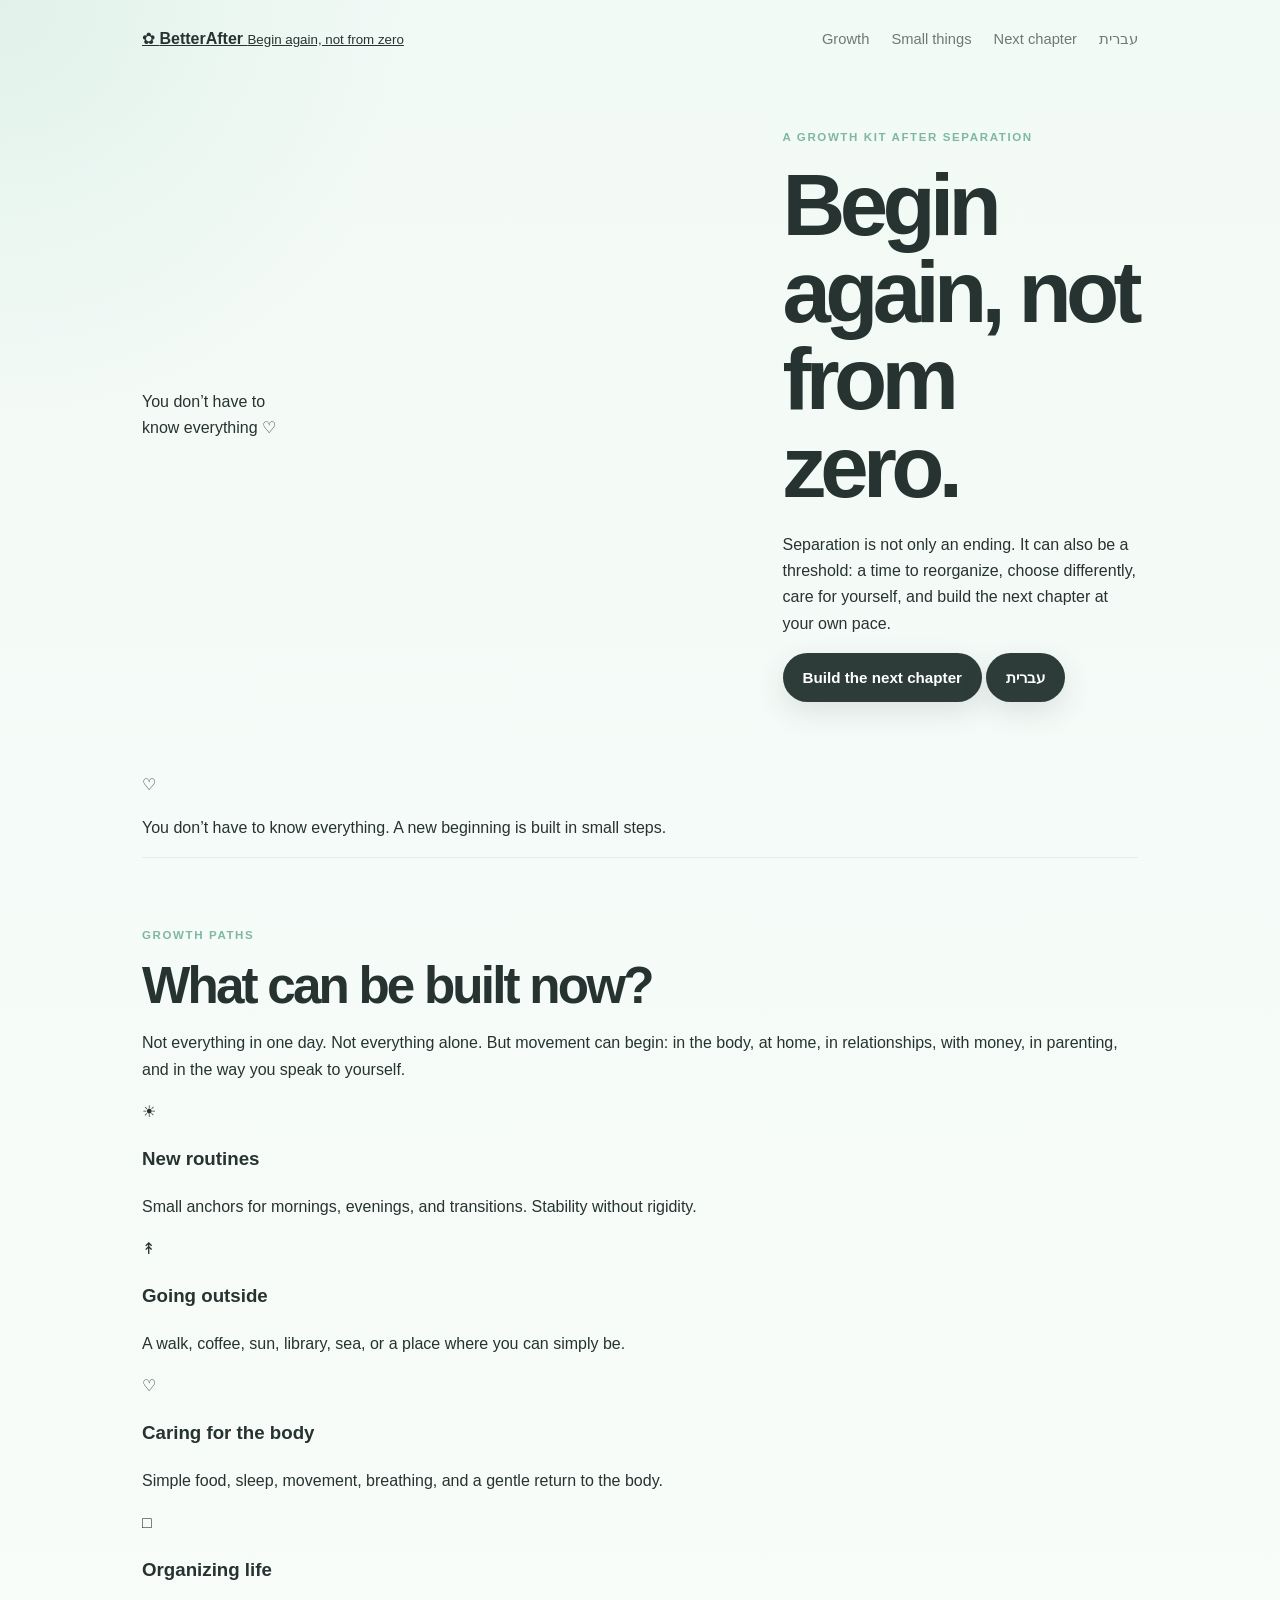
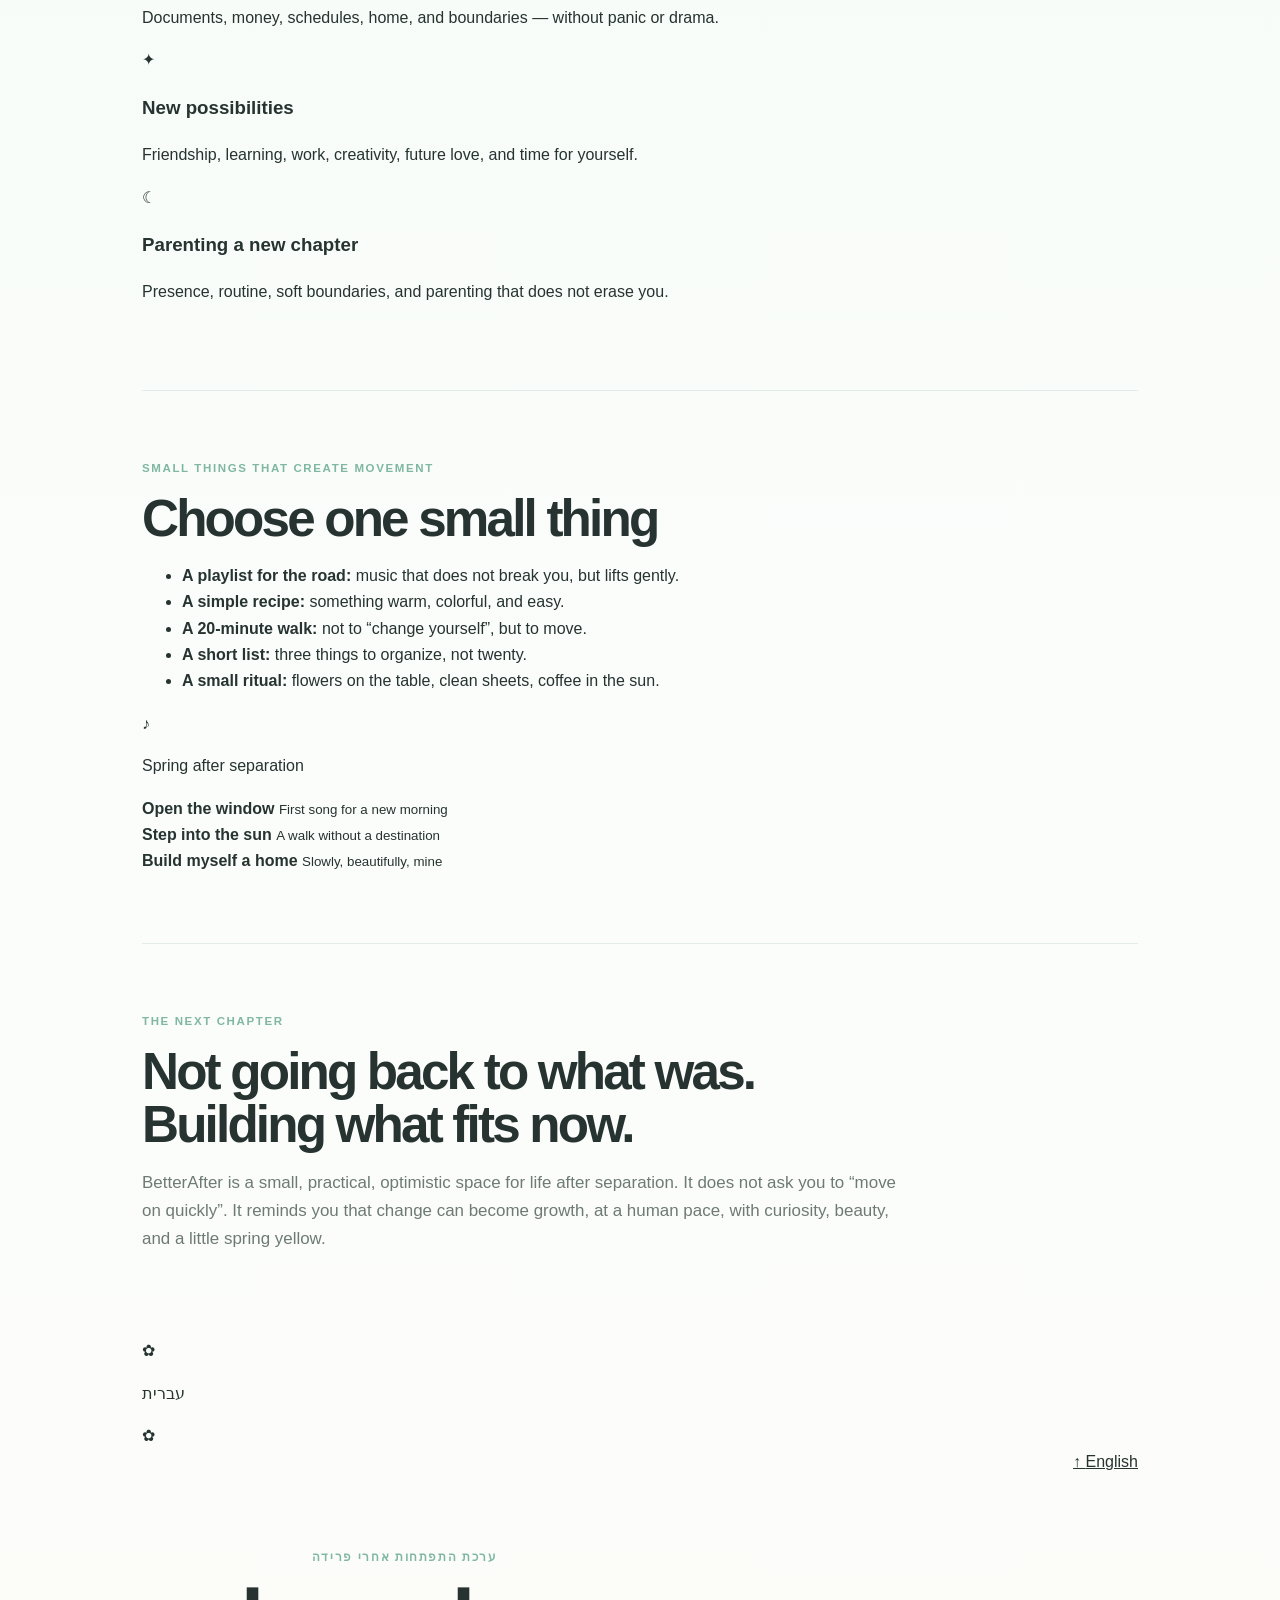
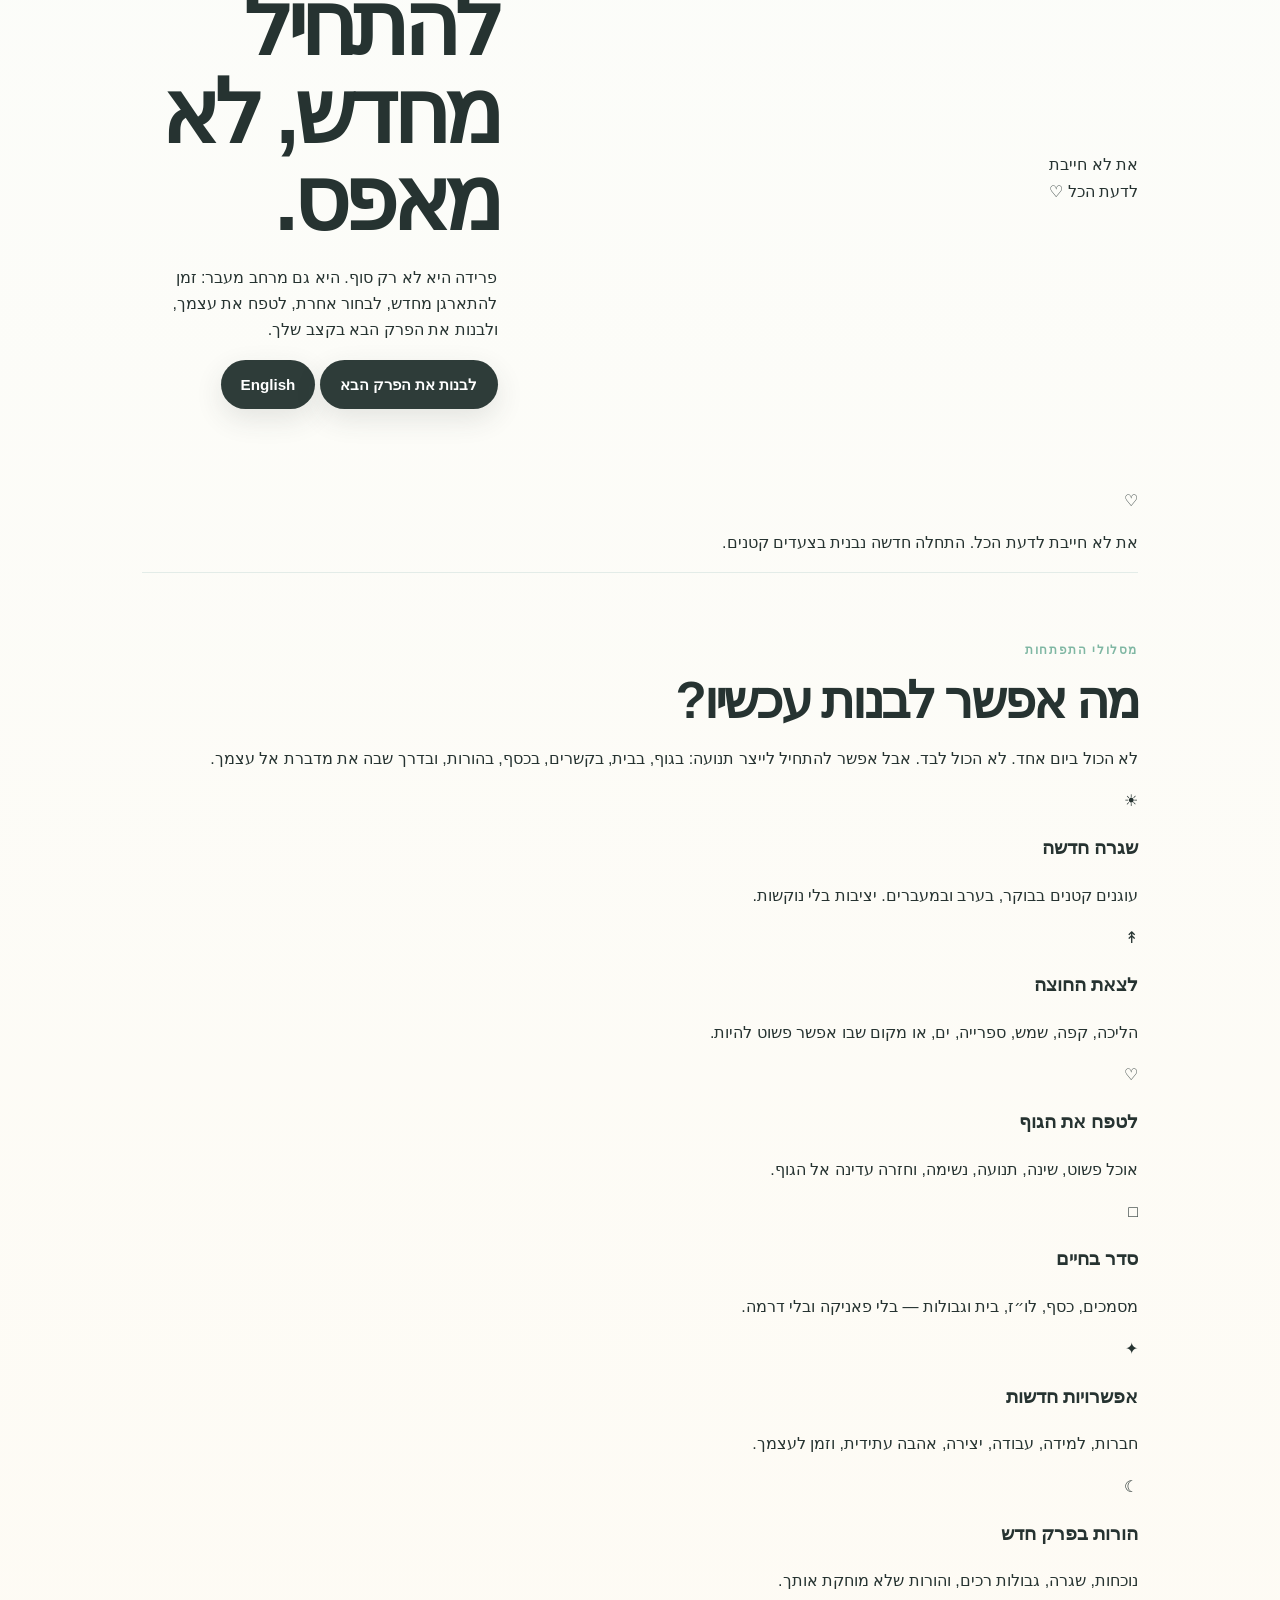
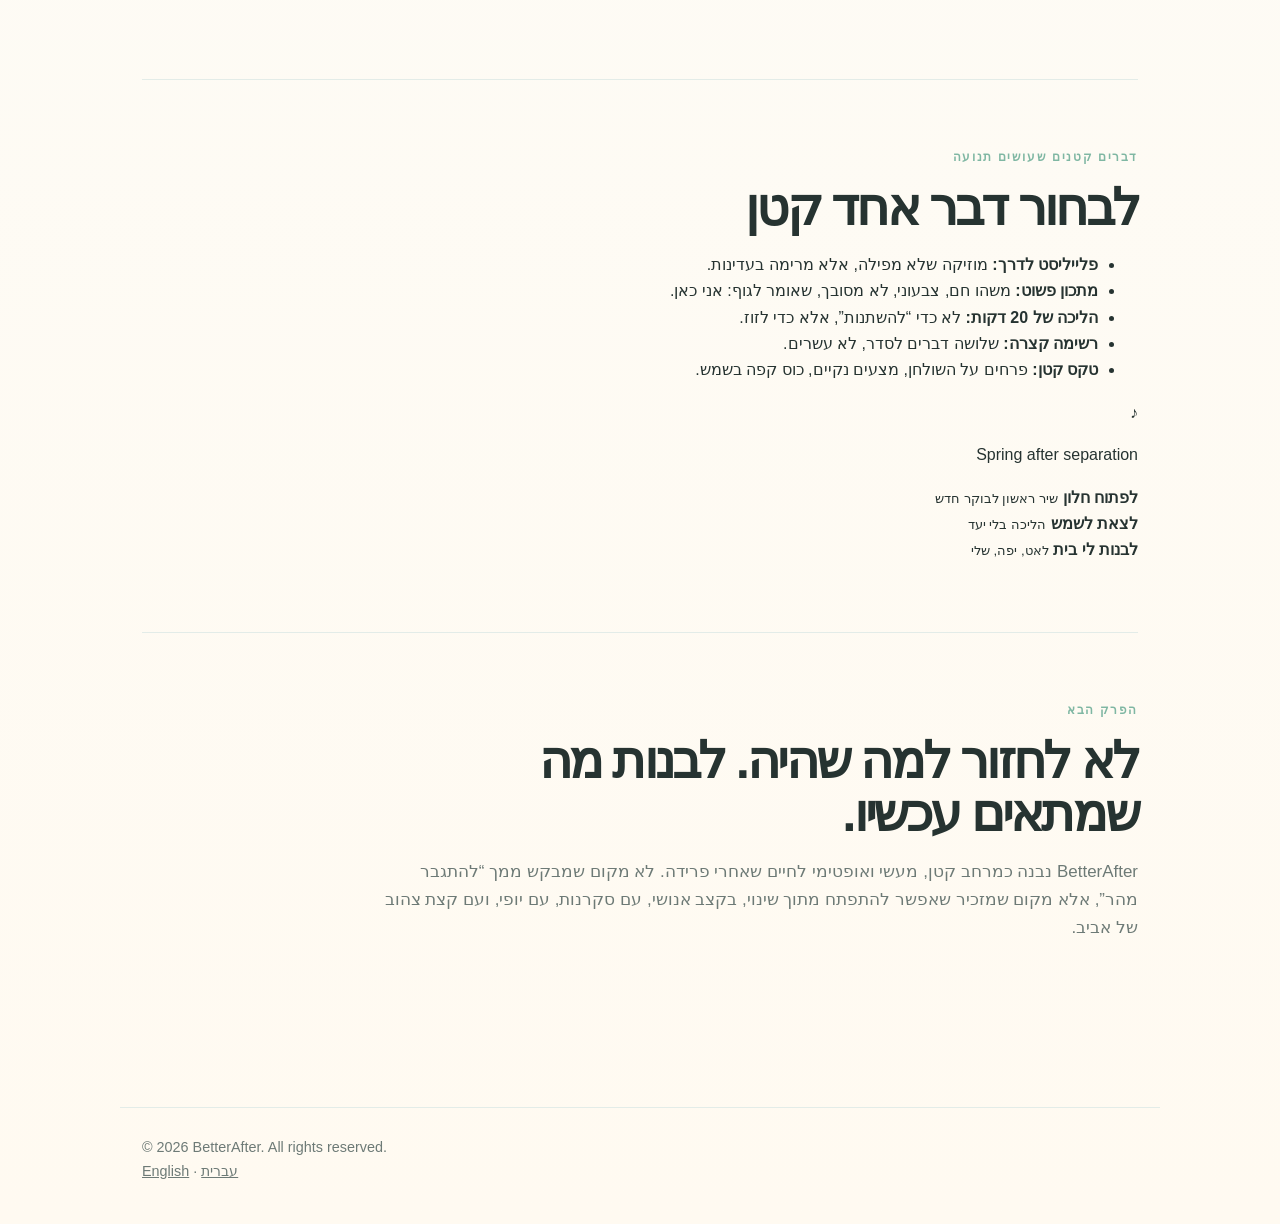
<file: index.html>
<!DOCTYPE html>
<html lang="en">
<head>
  <meta charset="UTF-8" />
  <meta name="viewport" content="width=device-width, initial-scale=1.0" />

  <title>BetterAfter | Begin again, not from zero</title>
  <meta name="description" content="BetterAfter is a gentle, colorful growth kit for rebuilding life after separation. English and Hebrew on one page." />

  <link rel="stylesheet" href="styles.css" />
</head>

<body>
  <header class="site-header">
    <a class="brand" href="#english" aria-label="BetterAfter">
      <span class="brand-flower">✿</span>
      <span>
        <strong>BetterAfter</strong>
        <small>Begin again, not from zero</small>
      </span>
    </a>

    <nav class="main-nav" aria-label="Main navigation">
      <a href="#growth-en">Growth</a>
      <a href="#small-things-en">Small things</a>
      <a href="#next-en">Next chapter</a>
      <a href="#hebrew" class="language-pill">עברית</a>
    </nav>
  </header>

  <main>
    <!-- ENGLISH SECTION -->
    <section id="english" class="language-section english-section" lang="en" dir="ltr">
      <section class="hero">
        <div class="spring-scene" aria-hidden="true">
          <div class="sun"></div>
          <div class="hill hill-one"></div>
          <div class="hill hill-two"></div>

          <div class="daisy daisy-one"><span></span></div>
          <div class="daisy daisy-two"><span></span></div>
          <div class="daisy daisy-three"><span></span></div>
          <div class="daisy daisy-four"><span></span></div>

          <div class="note-card">
            <p>You don’t have to<br>know everything ♡</p>
          </div>
        </div>

        <div class="hero-content">
          <p class="eyebrow">A growth kit after separation</p>
          <h1>Begin again, not from zero.</h1>
          <p class="hero-lead">
            Separation is not only an ending. It can also be a threshold:
            a time to reorganize, choose differently, care for yourself,
            and build the next chapter at your own pace.
          </p>

          <div class="hero-actions">
            <a class="button primary" href="#growth-en">Build the next chapter</a>
            <a class="button soft" href="#hebrew">עברית</a>
          </div>
        </div>
      </section>

      <section class="mantra">
        <span>♡</span>
        <p>You don’t have to know everything. A new beginning is built in small steps.</p>
      </section>

      <section id="growth-en" class="section">
        <div class="section-heading">
          <p class="eyebrow">Growth paths</p>
          <h2>What can be built now?</h2>
          <p>
            Not everything in one day. Not everything alone. But movement can begin:
            in the body, at home, in relationships, with money, in parenting,
            and in the way you speak to yourself.
          </p>
        </div>

        <div class="growth-grid">
          <article class="growth-card yellow">
            <span class="card-icon">☀</span>
            <h3>New routines</h3>
            <p>Small anchors for mornings, evenings, and transitions. Stability without rigidity.</p>
          </article>

          <article class="growth-card peach">
            <span class="card-icon">↟</span>
            <h3>Going outside</h3>
            <p>A walk, coffee, sun, library, sea, or a place where you can simply be.</p>
          </article>

          <article class="growth-card green">
            <span class="card-icon">♡</span>
            <h3>Caring for the body</h3>
            <p>Simple food, sleep, movement, breathing, and a gentle return to the body.</p>
          </article>

          <article class="growth-card blue">
            <span class="card-icon">□</span>
            <h3>Organizing life</h3>
            <p>Documents, money, schedules, home, and boundaries — without panic or drama.</p>
          </article>

          <article class="growth-card pink">
            <span class="card-icon">✦</span>
            <h3>New possibilities</h3>
            <p>Friendship, learning, work, creativity, future love, and time for yourself.</p>
          </article>

          <article class="growth-card lavender">
            <span class="card-icon">☾</span>
            <h3>Parenting a new chapter</h3>
            <p>Presence, routine, soft boundaries, and parenting that does not erase you.</p>
          </article>
        </div>
      </section>

      <section id="small-things-en" class="section split-section">
        <div class="paper-list">
          <p class="eyebrow">Small things that create movement</p>
          <h2>Choose one small thing</h2>

          <ul>
            <li><strong>A playlist for the road:</strong> music that does not break you, but lifts gently.</li>
            <li><strong>A simple recipe:</strong> something warm, colorful, and easy.</li>
            <li><strong>A 20-minute walk:</strong> not to “change yourself”, but to move.</li>
            <li><strong>A short list:</strong> three things to organize, not twenty.</li>
            <li><strong>A small ritual:</strong> flowers on the table, clean sheets, coffee in the sun.</li>
          </ul>
        </div>

        <div class="playlist-card">
          <div class="playlist-top">
            <span>♪</span>
            <p>Spring after separation</p>
          </div>

          <div class="track">
            <span></span>
            <div>
              <strong>Open the window</strong>
              <small>First song for a new morning</small>
            </div>
          </div>

          <div class="track">
            <span></span>
            <div>
              <strong>Step into the sun</strong>
              <small>A walk without a destination</small>
            </div>
          </div>

          <div class="track">
            <span></span>
            <div>
              <strong>Build myself a home</strong>
              <small>Slowly, beautifully, mine</small>
            </div>
          </div>
        </div>
      </section>

      <section id="next-en" class="section next-chapter">
        <div>
          <p class="eyebrow">The next chapter</p>
          <h2>Not going back to what was. Building what fits now.</h2>
        </div>

        <p>
          BetterAfter is a small, practical, optimistic space for life after separation.
          It does not ask you to “move on quickly”. It reminds you that change can become
          growth, at a human pace, with curiosity, beauty, and a little spring yellow.
        </p>
      </section>
    </section>

    <div class="language-divider" aria-hidden="true">
      <span>✿</span>
      <p>עברית</p>
      <span>✿</span>
    </div>

    <!-- HEBREW SECTION -->
    <section id="hebrew" class="language-section hebrew-section" lang="he" dir="rtl">
      <nav class="local-language-nav" aria-label="ניווט שפה">
        <a href="#english">English ↑</a>
      </nav>

      <section class="hero">
        <div class="spring-scene" aria-hidden="true">
          <div class="sun"></div>
          <div class="hill hill-one"></div>
          <div class="hill hill-two"></div>

          <div class="daisy daisy-one"><span></span></div>
          <div class="daisy daisy-two"><span></span></div>
          <div class="daisy daisy-three"><span></span></div>
          <div class="daisy daisy-four"><span></span></div>

          <div class="note-card">
            <p>את לא חייבת<br>לדעת הכל ♡</p>
          </div>
        </div>

        <div class="hero-content">
          <p class="eyebrow">ערכת התפתחות אחרי פרידה</p>
          <h1>להתחיל מחדש, לא מאפס.</h1>
          <p class="hero-lead">
            פרידה היא לא רק סוף. היא גם מרחב מעבר: זמן להתארגן מחדש,
            לבחור אחרת, לטפח את עצמך, ולבנות את הפרק הבא בקצב שלך.
          </p>

          <div class="hero-actions">
            <a class="button primary" href="#growth-he">לבנות את הפרק הבא</a>
            <a class="button soft" href="#english">English</a>
          </div>
        </div>
      </section>

      <section class="mantra">
        <span>♡</span>
        <p>את לא חייבת לדעת הכל. התחלה חדשה נבנית בצעדים קטנים.</p>
      </section>

      <section id="growth-he" class="section">
        <div class="section-heading">
          <p class="eyebrow">מסלולי התפתחות</p>
          <h2>מה אפשר לבנות עכשיו?</h2>
          <p>
            לא הכול ביום אחד. לא הכול לבד. אבל אפשר להתחיל לייצר תנועה:
            בגוף, בבית, בקשרים, בכסף, בהורות, ובדרך שבה את מדברת אל עצמך.
          </p>
        </div>

        <div class="growth-grid">
          <article class="growth-card yellow">
            <span class="card-icon">☀</span>
            <h3>שגרה חדשה</h3>
            <p>עוגנים קטנים בבוקר, בערב ובמעברים. יציבות בלי נוקשות.</p>
          </article>

          <article class="growth-card peach">
            <span class="card-icon">↟</span>
            <h3>לצאת החוצה</h3>
            <p>הליכה, קפה, שמש, ספרייה, ים, או מקום שבו אפשר פשוט להיות.</p>
          </article>

          <article class="growth-card green">
            <span class="card-icon">♡</span>
            <h3>לטפח את הגוף</h3>
            <p>אוכל פשוט, שינה, תנועה, נשימה, וחזרה עדינה אל הגוף.</p>
          </article>

          <article class="growth-card blue">
            <span class="card-icon">□</span>
            <h3>סדר בחיים</h3>
            <p>מסמכים, כסף, לו״ז, בית וגבולות — בלי פאניקה ובלי דרמה.</p>
          </article>

          <article class="growth-card pink">
            <span class="card-icon">✦</span>
            <h3>אפשרויות חדשות</h3>
            <p>חברות, למידה, עבודה, יצירה, אהבה עתידית, וזמן לעצמך.</p>
          </article>

          <article class="growth-card lavender">
            <span class="card-icon">☾</span>
            <h3>הורות בפרק חדש</h3>
            <p>נוכחות, שגרה, גבולות רכים, והורות שלא מוחקת אותך.</p>
          </article>
        </div>
      </section>

      <section id="small-things-he" class="section split-section">
        <div class="paper-list">
          <p class="eyebrow">דברים קטנים שעושים תנועה</p>
          <h2>לבחור דבר אחד קטן</h2>

          <ul>
            <li><strong>פלייליסט לדרך:</strong> מוזיקה שלא מפילה, אלא מרימה בעדינות.</li>
            <li><strong>מתכון פשוט:</strong> משהו חם, צבעוני, לא מסובך, שאומר לגוף: אני כאן.</li>
            <li><strong>הליכה של 20 דקות:</strong> לא כדי “להשתנות”, אלא כדי לזוז.</li>
            <li><strong>רשימה קצרה:</strong> שלושה דברים לסדר, לא עשרים.</li>
            <li><strong>טקס קטן:</strong> פרחים על השולחן, מצעים נקיים, כוס קפה בשמש.</li>
          </ul>
        </div>

        <div class="playlist-card">
          <div class="playlist-top">
            <span>♪</span>
            <p>Spring after separation</p>
          </div>

          <div class="track">
            <span></span>
            <div>
              <strong>לפתוח חלון</strong>
              <small>שיר ראשון לבוקר חדש</small>
            </div>
          </div>

          <div class="track">
            <span></span>
            <div>
              <strong>לצאת לשמש</strong>
              <small>הליכה בלי יעד</small>
            </div>
          </div>

          <div class="track">
            <span></span>
            <div>
              <strong>לבנות לי בית</strong>
              <small>לאט, יפה, שלי</small>
            </div>
          </div>
        </div>
      </section>

      <section id="next-he" class="section next-chapter">
        <div>
          <p class="eyebrow">הפרק הבא</p>
          <h2>לא לחזור למה שהיה. לבנות מה שמתאים עכשיו.</h2>
        </div>

        <p>
          BetterAfter נבנה כמרחב קטן, מעשי ואופטימי לחיים שאחרי פרידה.
          לא מקום שמבקש ממך “להתגבר מהר”, אלא מקום שמזכיר שאפשר להתפתח
          מתוך שינוי, בקצב אנושי, עם סקרנות, עם יופי, ועם קצת צהוב של אביב.
        </p>
      </section>
    </section>
  </main>

  <footer class="site-footer">
    <p>© 2026 BetterAfter. All rights reserved.</p>
    <div>
      <a href="#english">English</a>
      <span> · </span>
      <a href="#hebrew">עברית</a>
    </div>
  </footer>
</body>
</html>
</file>
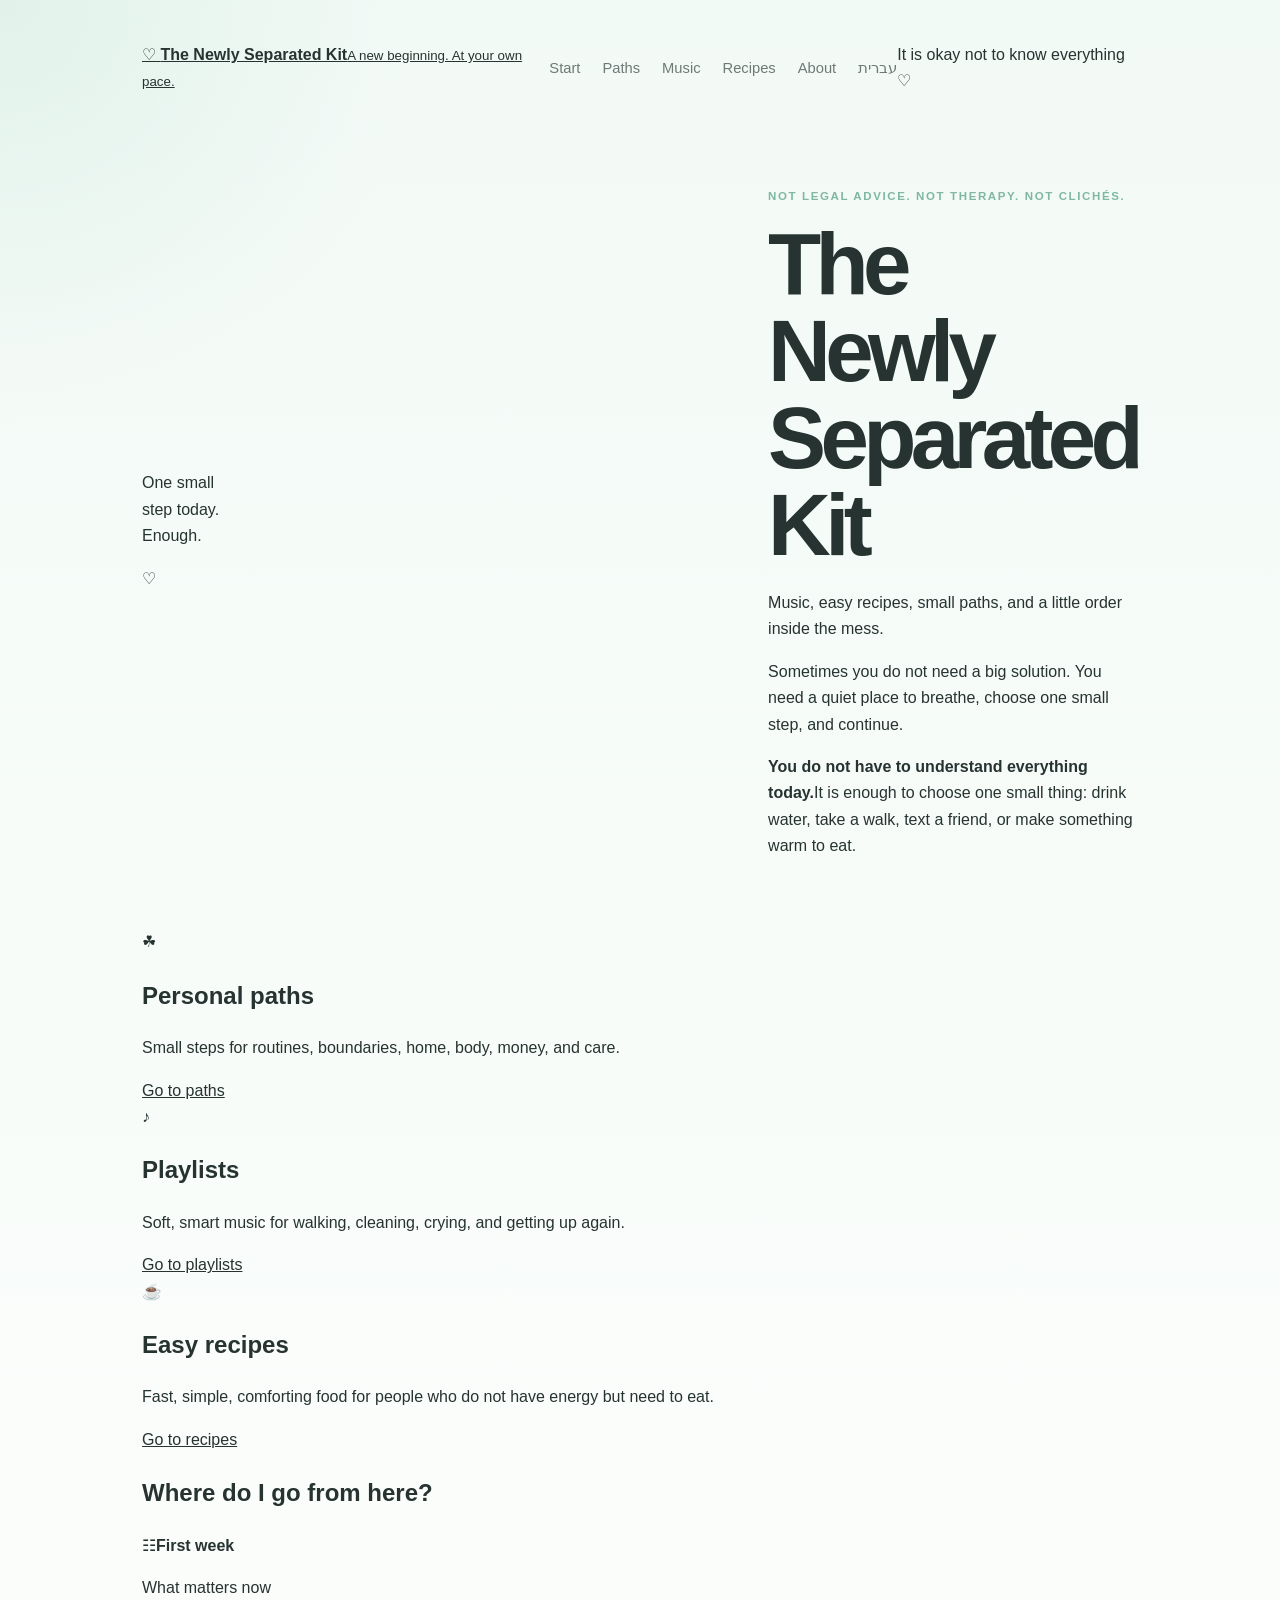
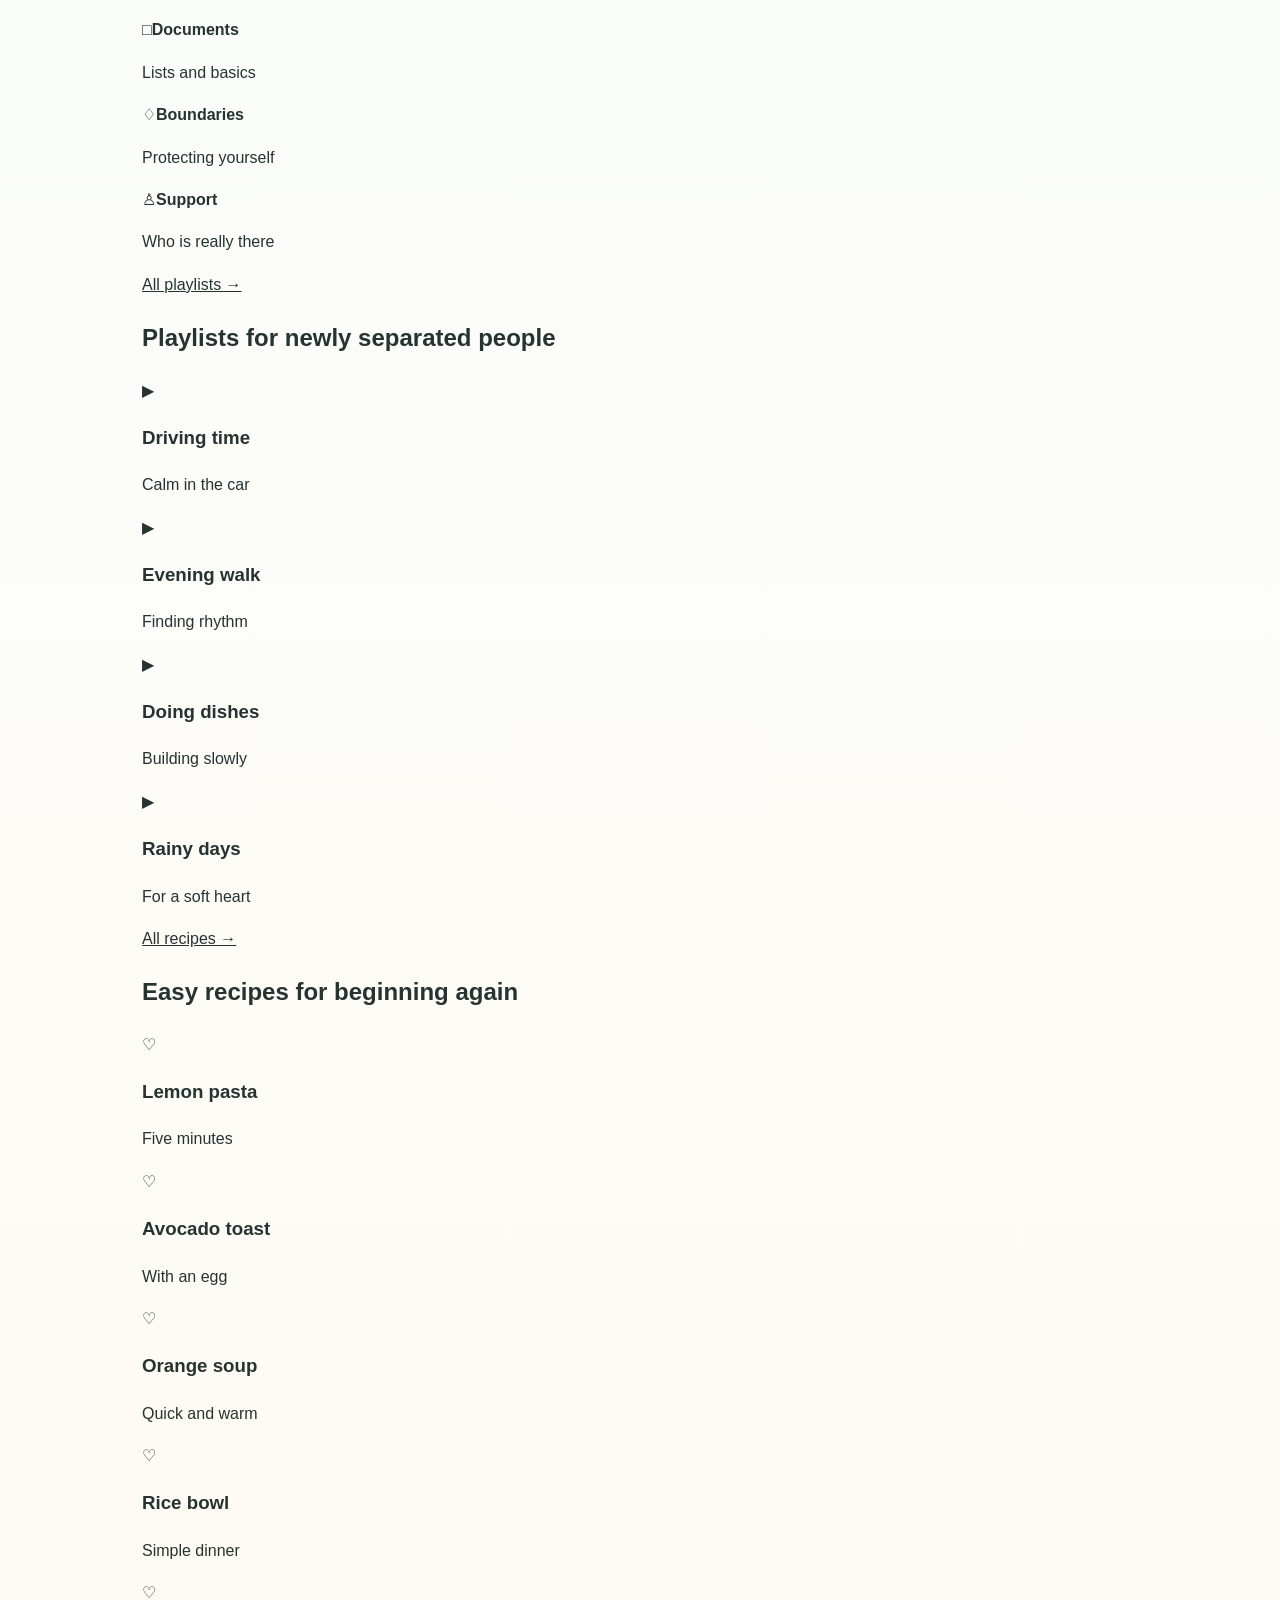
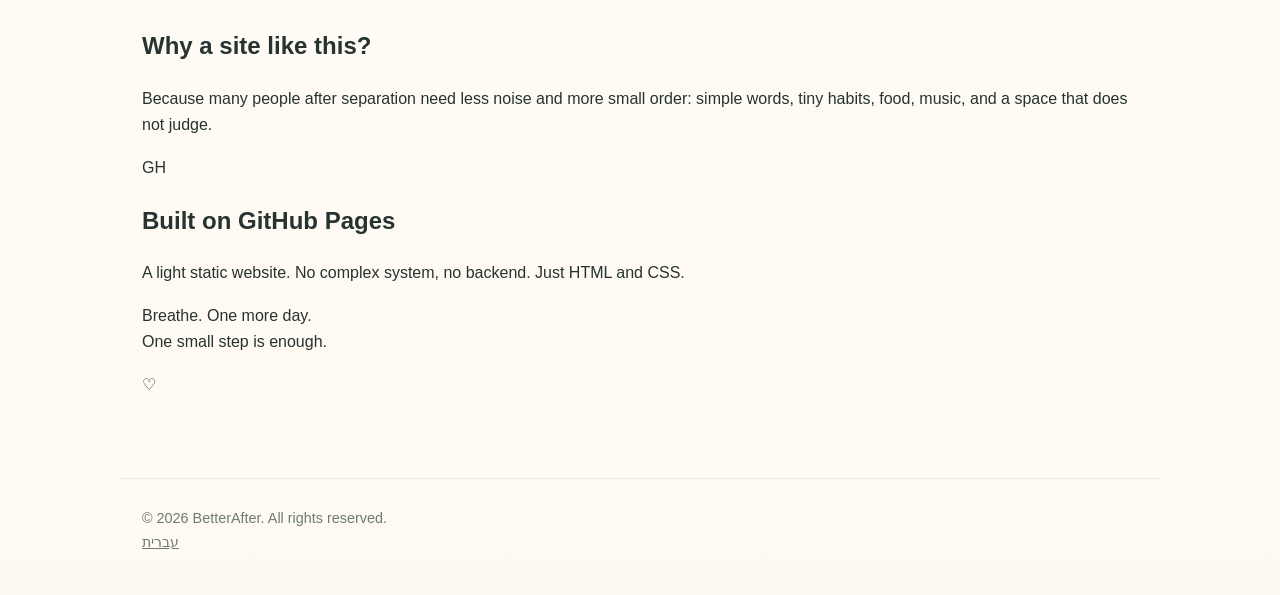
<file: en.html>
<!DOCTYPE html>
<html lang="en" dir="ltr">
<head>
  <meta charset="UTF-8" />
  <meta name="viewport" content="width=device-width, initial-scale=1.0" />
  <title>The Newly Separated Kit | BetterAfter</title>
  <meta name="description" content="A gentle, practical and non-judgmental kit for people navigating separation, post-separation life, and beginning again." />
  <link rel="stylesheet" href="styles.css" />
</head>
<body>
  <header class="site-header">
    <a class="brand" href="en.html" aria-label="BetterAfter homepage">
      <span class="brand-icon">♡</span>
      <span><strong>The Newly Separated Kit</strong><small>A new beginning. At your own pace.</small></span>
    </a>
    <nav class="main-nav" aria-label="Main navigation">
      <a class="active" href="en.html">Start</a>
      <a href="#paths">Paths</a>
      <a href="#music">Music</a>
      <a href="#food">Recipes</a>
      <a href="#about">About</a>
      <a class="language-link" href="index.html">עברית</a>
    </nav>
    <p class="tiny-note">It is okay not to know everything ♡</p>
  </header>

  <main>
    <section class="hero">
      <div class="hero-image" aria-hidden="true">
        <div class="photo-card">
          <div class="cup"></div>
          <div class="notebook"><p>One small<br>step today.<br>Enough.</p><span>♡</span></div>
        </div>
      </div>
      <div class="hero-content">
        <p class="eyebrow">Not legal advice. Not therapy. Not clichés.</p>
        <h1>The Newly Separated Kit</h1>
        <p class="hero-subtitle">Music, easy recipes, small paths, and a little order inside the mess.</p>
        <p class="hero-text">Sometimes you do not need a big solution. You need a quiet place to breathe, choose one small step, and continue.</p>
        <div class="soft-message"><strong>You do not have to understand everything today.</strong><span>It is enough to choose one small thing: drink water, take a walk, text a friend, or make something warm to eat.</span></div>
      </div>
    </section>

    <section id="paths" class="quick-cards" aria-label="Three main entries">
      <article class="quick-card"><div class="circle-icon">☘</div><h2>Personal paths</h2><p>Small steps for routines, boundaries, home, body, money, and care.</p><a href="#first-steps">Go to paths</a></article>
      <article class="quick-card"><div class="circle-icon">♪</div><h2>Playlists</h2><p>Soft, smart music for walking, cleaning, crying, and getting up again.</p><a href="#music">Go to playlists</a></article>
      <article class="quick-card"><div class="circle-icon">☕</div><h2>Easy recipes</h2><p>Fast, simple, comforting food for people who do not have energy but need to eat.</p><a href="#food">Go to recipes</a></article>
    </section>

    <section id="first-steps" class="dashboard">
      <article class="panel small-panel">
        <h2>Where do I go from here?</h2>
        <div class="icon-list">
          <div><span>☷</span><strong>First week</strong><p>What matters now</p></div>
          <div><span>□</span><strong>Documents</strong><p>Lists and basics</p></div>
          <div><span>♢</span><strong>Boundaries</strong><p>Protecting yourself</p></div>
          <div><span>♙</span><strong>Support</strong><p>Who is really there</p></div>
        </div>
      </article>
      <article id="music" class="panel wide-panel">
        <div class="panel-title-row"><a href="#">All playlists →</a><h2>Playlists for newly separated people</h2></div>
        <div class="media-row">
          <div class="media-card"><div class="media-thumb thumb-one"><span>▶</span></div><h3>Driving time</h3><p>Calm in the car</p></div>
          <div class="media-card"><div class="media-thumb thumb-two"><span>▶</span></div><h3>Evening walk</h3><p>Finding rhythm</p></div>
          <div class="media-card"><div class="media-thumb thumb-three"><span>▶</span></div><h3>Doing dishes</h3><p>Building slowly</p></div>
          <div class="media-card"><div class="media-thumb thumb-four"><span>▶</span></div><h3>Rainy days</h3><p>For a soft heart</p></div>
        </div>
      </article>
      <article id="food" class="panel wide-panel">
        <div class="panel-title-row"><a href="#">All recipes →</a><h2>Easy recipes for beginning again</h2></div>
        <div class="media-row">
          <div class="media-card"><div class="food-thumb food-one"><span>♡</span></div><h3>Lemon pasta</h3><p>Five minutes</p></div>
          <div class="media-card"><div class="food-thumb food-two"><span>♡</span></div><h3>Avocado toast</h3><p>With an egg</p></div>
          <div class="media-card"><div class="food-thumb food-three"><span>♡</span></div><h3>Orange soup</h3><p>Quick and warm</p></div>
          <div class="media-card"><div class="food-thumb food-four"><span>♡</span></div><h3>Rice bowl</h3><p>Simple dinner</p></div>
        </div>
      </article>
    </section>

    <section id="about" class="bottom-grid">
      <article class="bottom-card"><div class="line-heart">♡</div><h2>Why a site like this?</h2><p>Because many people after separation need less noise and more small order: simple words, tiny habits, food, music, and a space that does not judge.</p></article>
      <article class="bottom-card github-card"><div class="github-mark">GH</div><h2>Built on GitHub Pages</h2><p>A light static website. No complex system, no backend. Just HTML and CSS.</p></article>
      <article class="bottom-card handwritten"><p>Breathe. One more day.<br>One small step is enough.</p><span>♡</span></article>
    </section>
  </main>
  <footer class="site-footer"><p>© 2026 BetterAfter. All rights reserved.</p><a href="index.html">עברית</a></footer>
</body>
</html>
</file>
<file: styles.css>
:root {
  --bg: #fbfdfb;
  --bg-soft: #f2faf6;
  --mint: #dcefe7;
  --mint-deep: #7fb7a3;
  --text: #263331;
  --muted: #6d7a76;
  --line: #e3ece8;
  --white: #ffffff;
  --cream: #fffaf1;
  --shadow: 0 14px 38px rgba(52, 94, 82, 0.08);
  --radius: 22px;
  --max: 1040px;
}

* {
  box-sizing: border-box;
}

html {
  scroll-behavior: smooth;
}

body {
  margin: 0;
  font-family: Arial, Helvetica, sans-serif;
  color: var(--text);
  background:
    radial-gradient(circle at top left, rgba(220, 239, 231, 0.75), transparent 420px),
    linear-gradient(180deg, var(--bg-soft) 0%, var(--bg) 42%, var(--cream) 100%);
  line-height: 1.65;
}

a {
  color: inherit;
}

.site-header {
  max-width: var(--max);
  margin: 0 auto;
  padding: 26px 22px 12px;
  display: flex;
  justify-content: space-between;
  align-items: center;
}

.logo {
  font-size: 1.08rem;
  font-weight: 700;
  letter-spacing: -0.02em;
}

.main-nav {
  display: flex;
  gap: 22px;
  align-items: center;
}

.main-nav a {
  text-decoration: none;
  font-size: 0.92rem;
  color: var(--muted);
}

.main-nav a:hover {
  color: var(--text);
}

main {
  max-width: var(--max);
  margin: 0 auto;
  padding: 0 22px 80px;
}

.hero {
  min-height: 68vh;
  display: grid;
  grid-template-columns: 1.25fr 0.75fr;
  gap: 48px;
  align-items: center;
  padding: 64px 0 70px;
}

.eyebrow {
  margin: 0 0 14px;
  color: var(--mint-deep);
  text-transform: uppercase;
  letter-spacing: 0.14em;
  font-size: 0.72rem;
  font-weight: 700;
}

h1 {
  margin: 0 0 22px;
  max-width: 720px;
  font-size: clamp(2.8rem, 6.8vw, 5.6rem);
  line-height: 1;
  letter-spacing: -0.065em;
  font-weight: 760;
}

.lead {
  max-width: 650px;
  margin: 0 0 30px;
  color: var(--muted);
  font-size: clamp(1.05rem, 1.7vw, 1.22rem);
}

.button {
  display: inline-flex;
  align-items: center;
  justify-content: center;
  min-height: 46px;
  padding: 12px 20px;
  border-radius: 999px;
  background: #2e3c39;
  color: var(--white);
  text-decoration: none;
  font-weight: 700;
  font-size: 0.95rem;
  box-shadow: 0 10px 28px rgba(46, 60, 57, 0.12);
}

.button:hover {
  background: #1f2d2b;
}

.hero-card,
.card {
  background: rgba(255, 255, 255, 0.78);
  border: 1px solid var(--line);
  border-radius: var(--radius);
  box-shadow: var(--shadow);
}

.hero-card {
  padding: 30px;
}

.hero-card h2 {
  margin: 0 0 14px;
  font-size: clamp(1.55rem, 2.6vw, 2.2rem);
  line-height: 1.08;
  letter-spacing: -0.045em;
  font-weight: 720;
}

.hero-card p {
  margin: 0;
  color: var(--muted);
}

.section {
  padding: 68px 0;
  border-top: 1px solid var(--line);
}

.section h2 {
  margin: 0 0 18px;
  max-width: 760px;
  font-size: clamp(2rem, 4vw, 3.25rem);
  line-height: 1.04;
  letter-spacing: -0.055em;
  font-weight: 740;
}

.section > p:not(.eyebrow) {
  max-width: 760px;
  color: var(--muted);
  font-size: 1.06rem;
}

.cards {
  display: grid;
  grid-template-columns: repeat(3, 1fr);
  gap: 18px;
  margin-top: 30px;
}

.card {
  padding: 24px;
}

.card h3 {
  margin: 0 0 10px;
  font-size: 1.08rem;
  line-height: 1.2;
  letter-spacing: -0.025em;
}

.card p {
  margin: 0;
  color: var(--muted);
  font-size: 0.98rem;
}

.note {
  margin-top: 16px;
  color: var(--muted);
  font-size: 0.9rem;
}

.site-footer {
  max-width: var(--max);
  margin: 0 auto;
  padding: 28px 22px 40px;
  border-top: 1px solid var(--line);
  color: var(--muted);
  font-size: 0.9rem;
}

.site-footer p {
  margin: 0;
}

@media (max-width: 820px) {
  .site-header {
    display: block;
  }

  .main-nav {
    margin-top: 14px;
    flex-wrap: wrap;
    gap: 12px 18px;
  }

  .hero {
    grid-template-columns: 1fr;
    min-height: auto;
    padding: 52px 0 58px;
  }

  .cards {
    grid-template-columns: 1fr;
  }
}

@media (max-width: 520px) {
  main {
    padding-inline: 18px;
  }

  .site-header {
    padding-inline: 18px;
  }

  h1 {
    font-size: clamp(2.65rem, 16vw, 4.1rem);
  }

  .hero-card,
  .card {
    border-radius: 18px;
  }

  .section {
    padding: 54px 0;
  }
}
</file>
